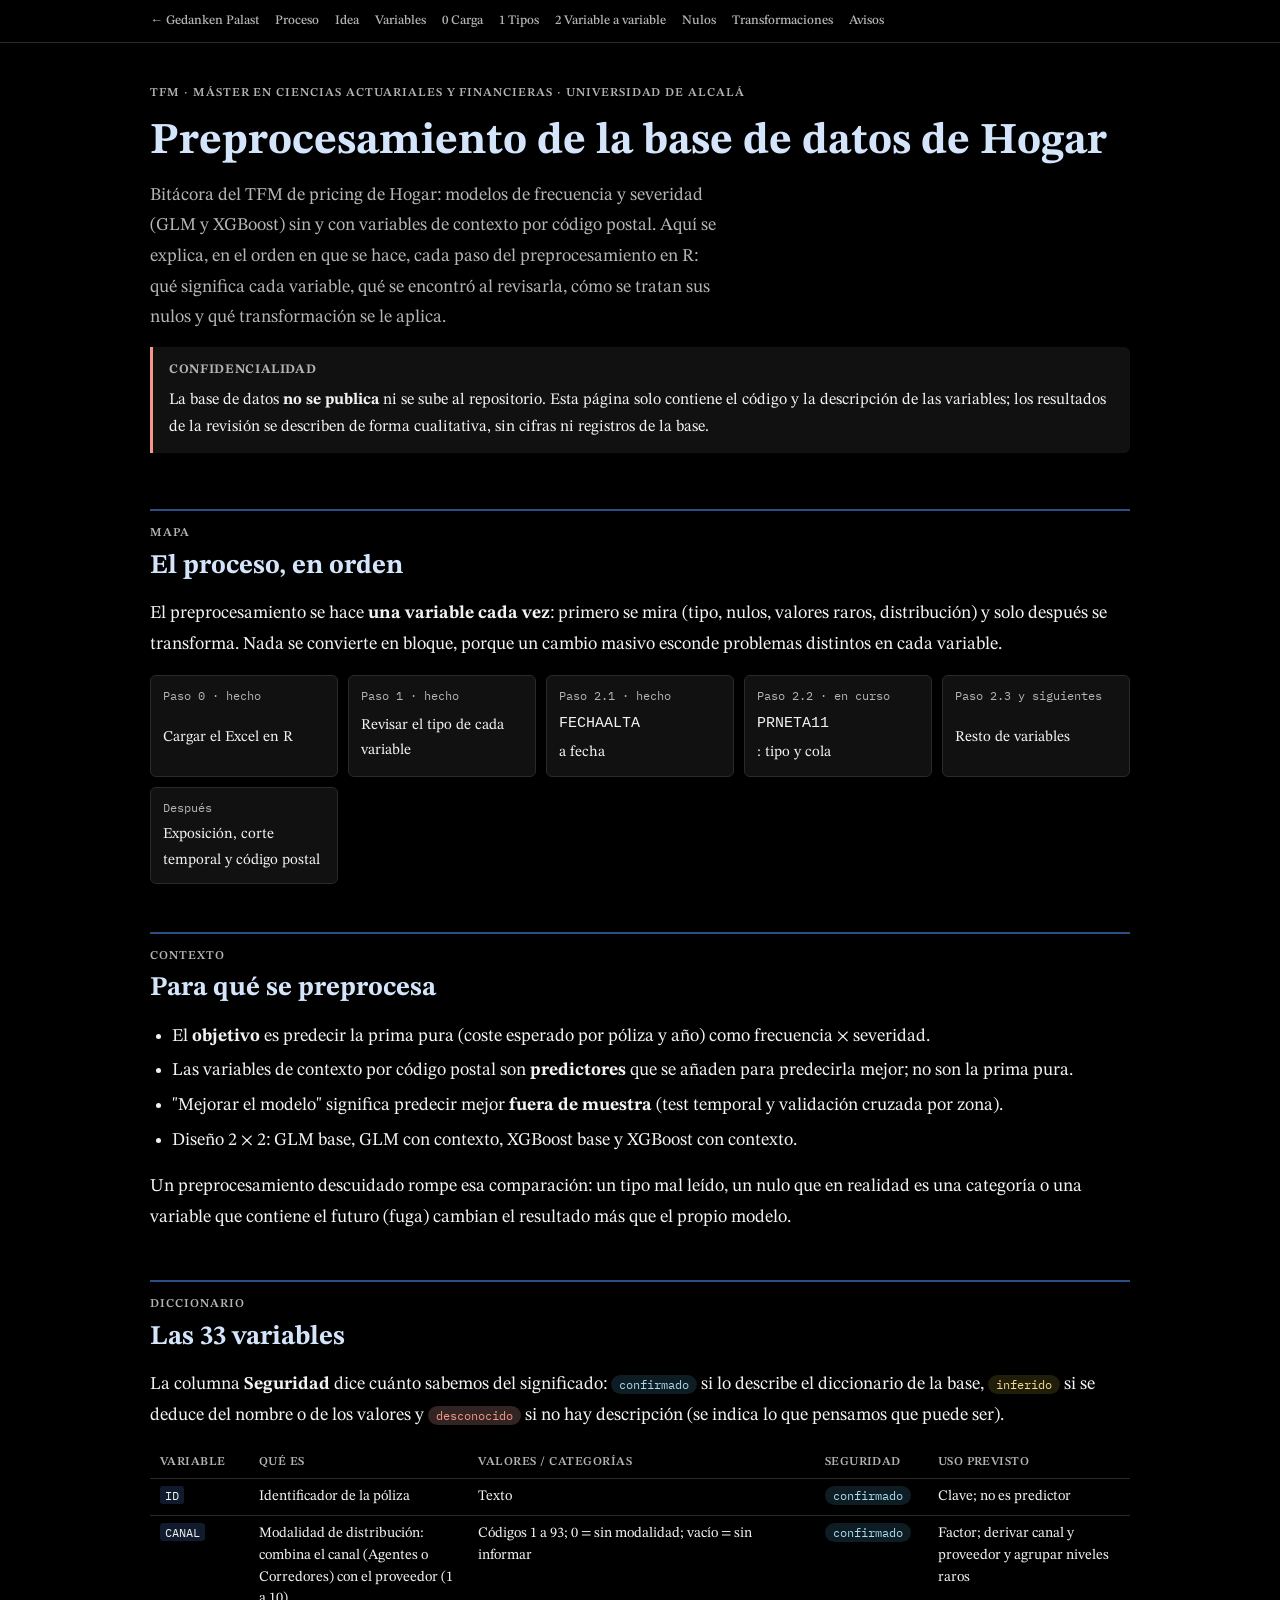
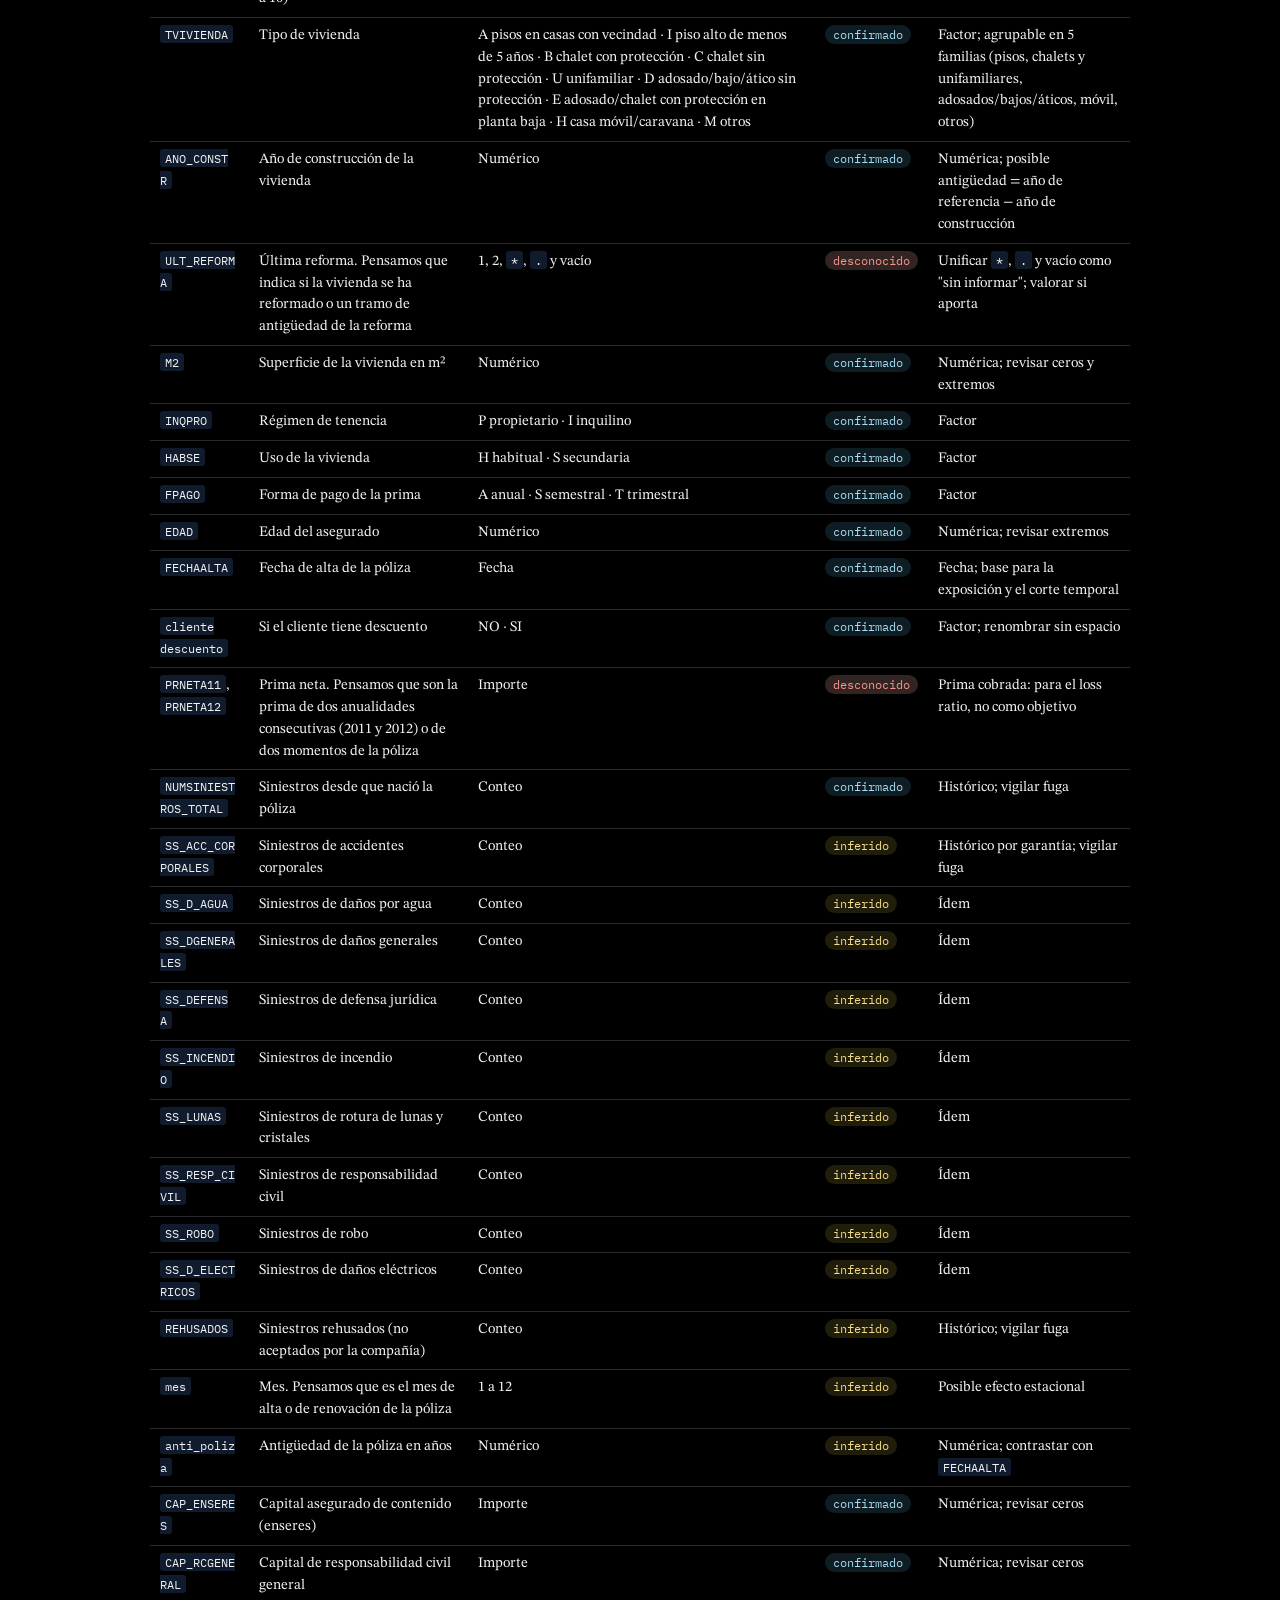
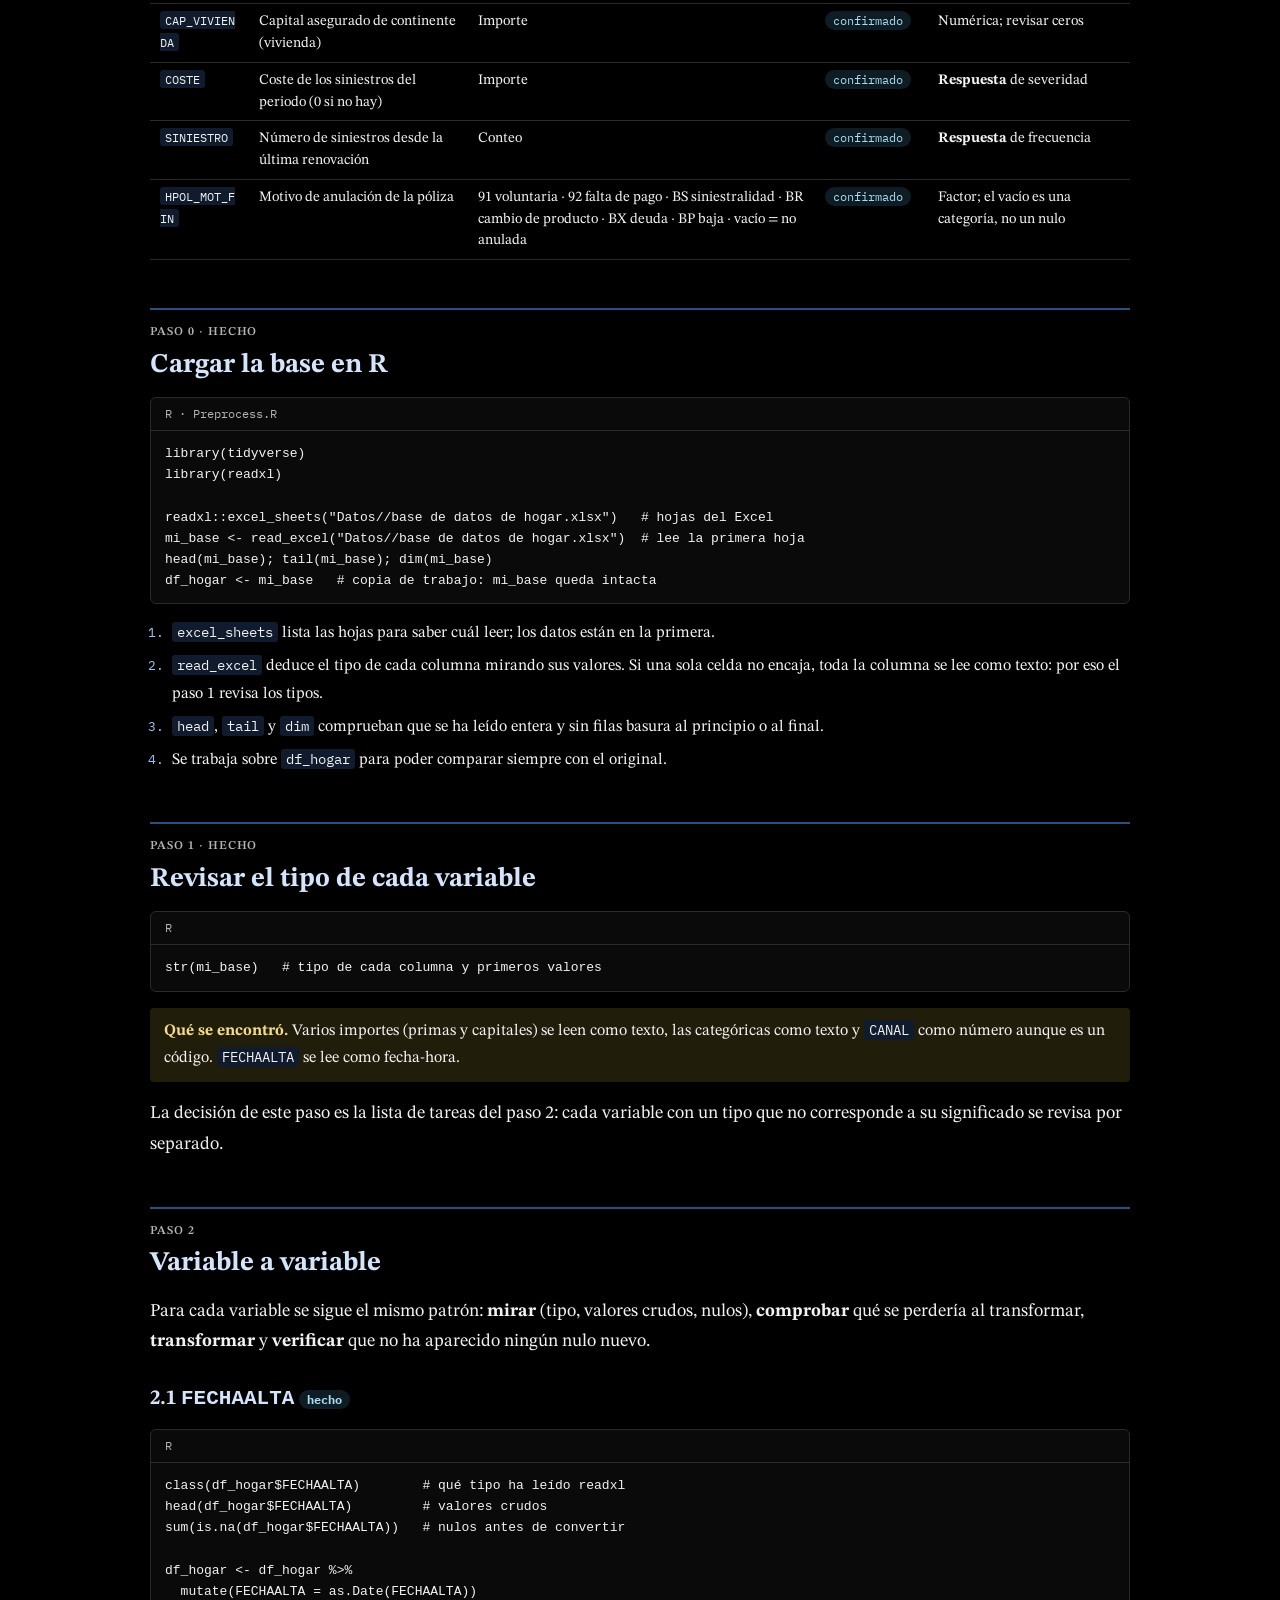
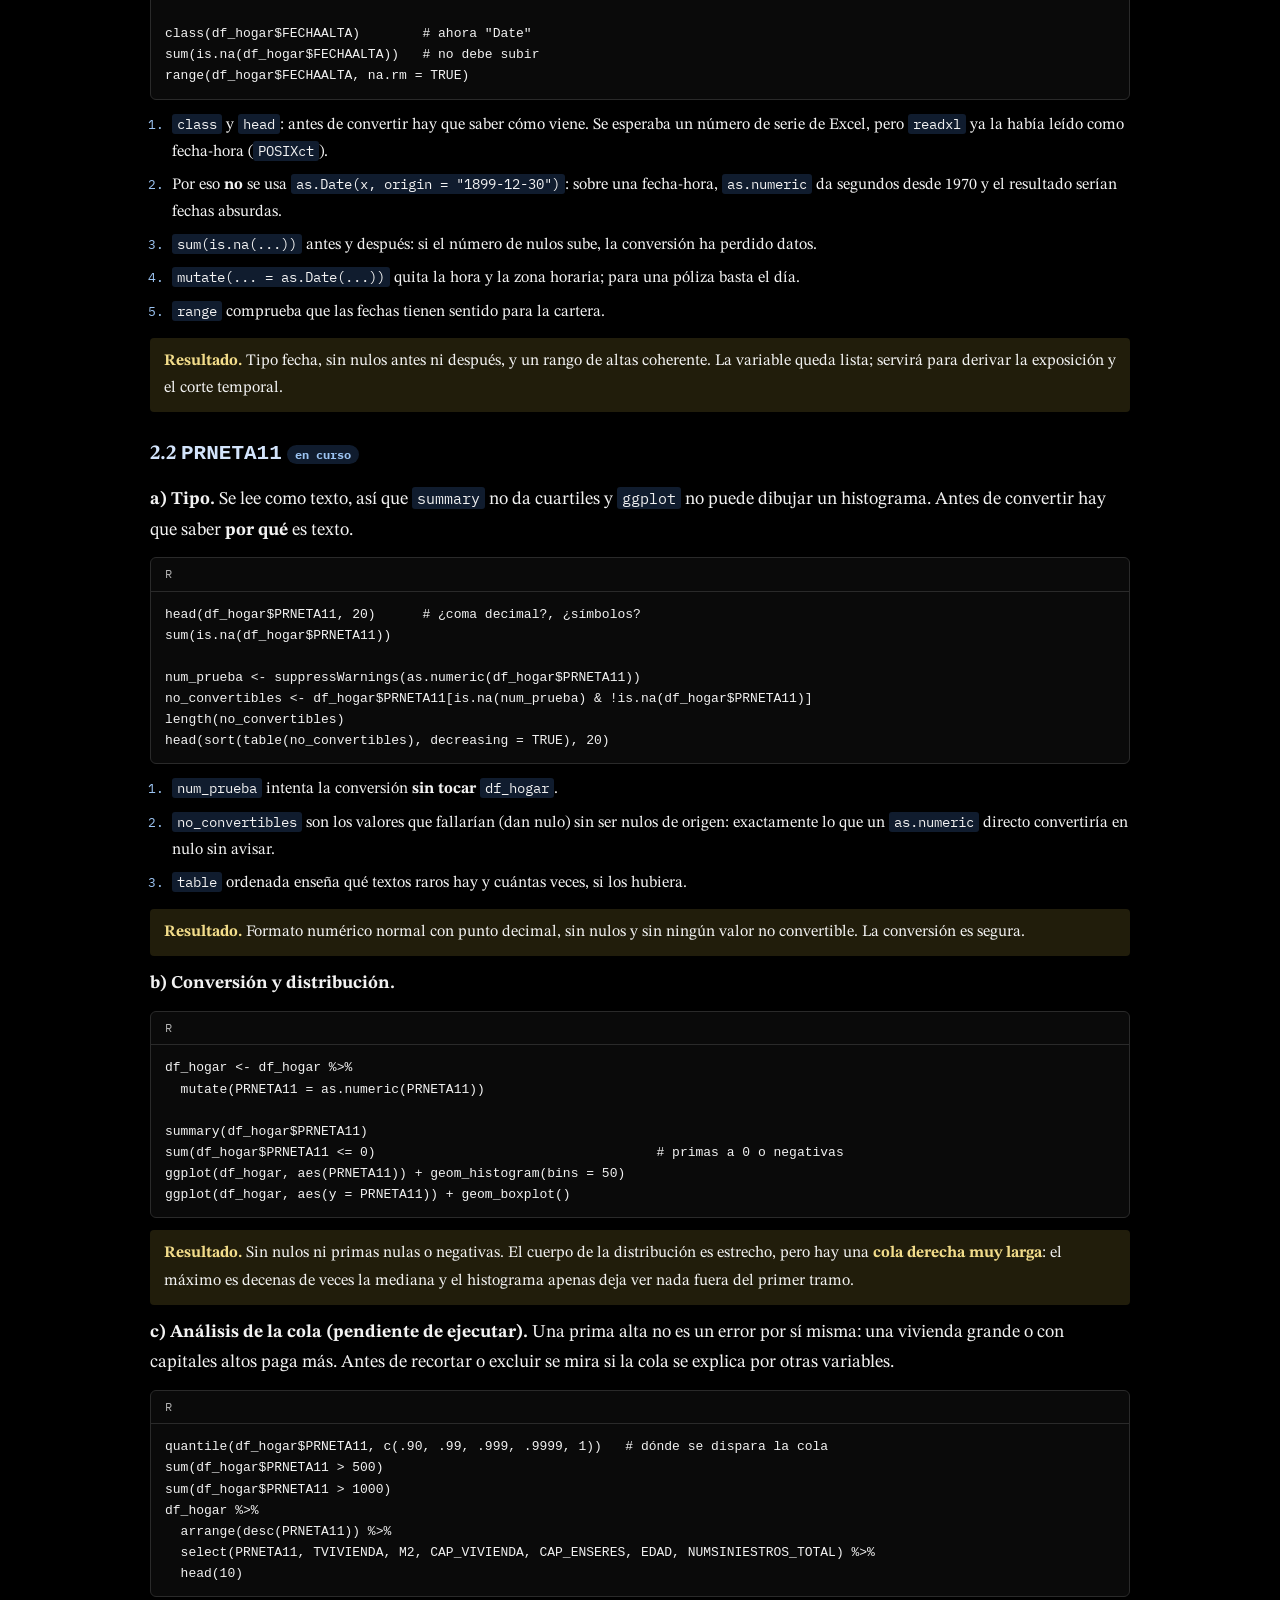
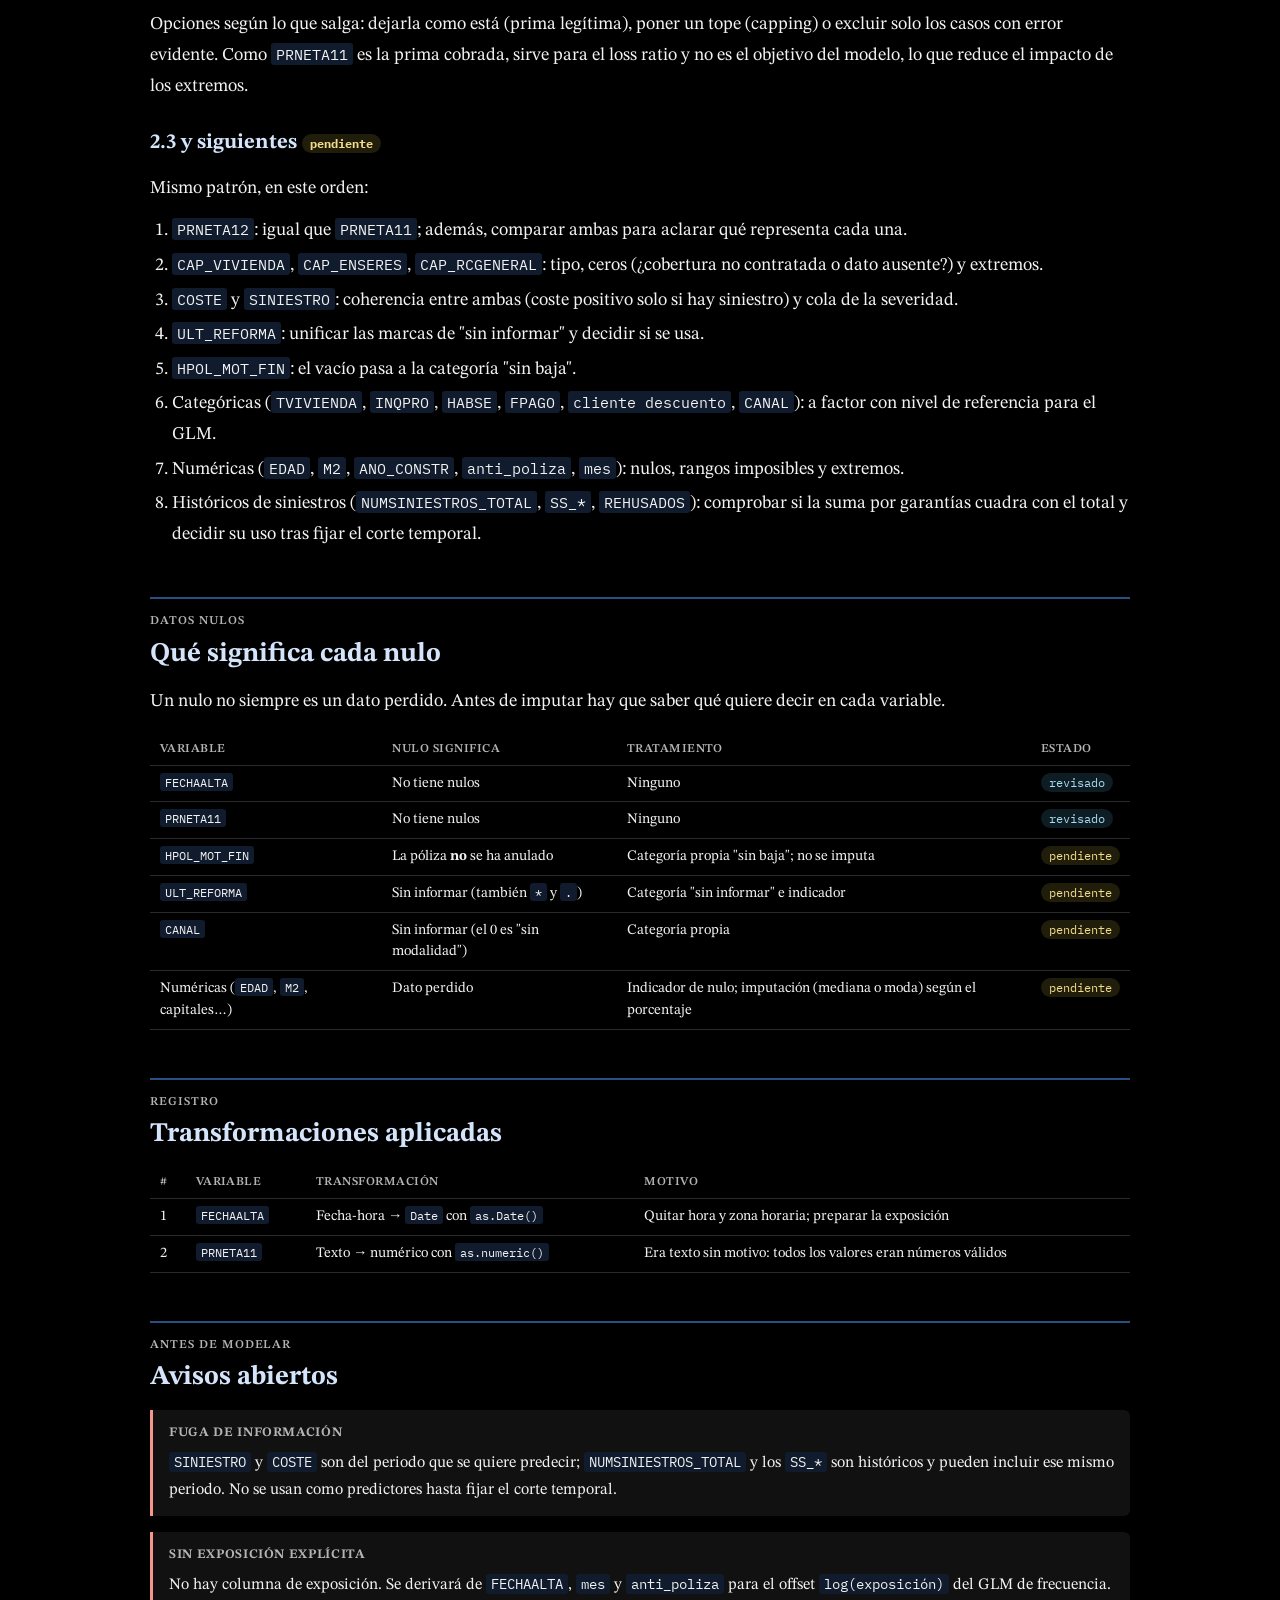
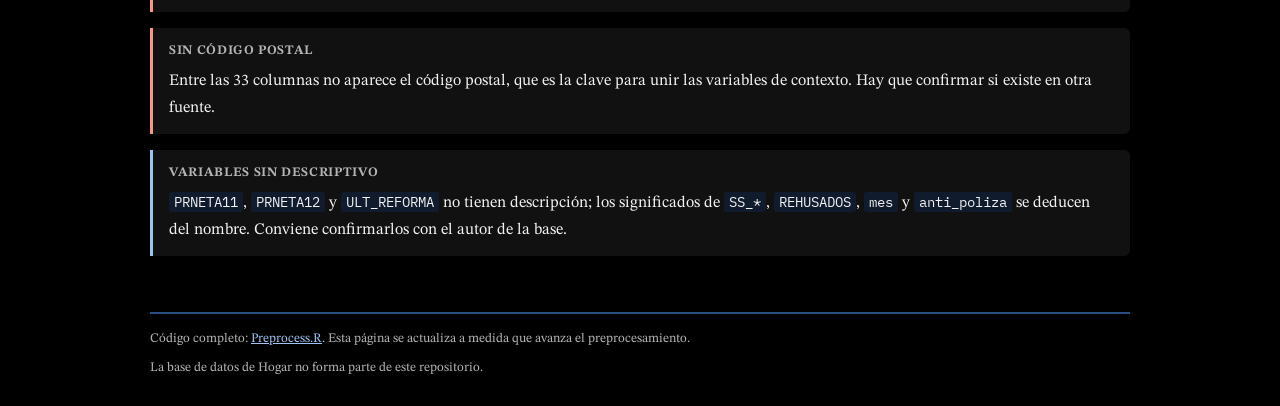
<file: Fundacion/guias/tfm_hogar.html>
<!DOCTYPE html>
<html lang="es">
<head>
<meta charset="UTF-8">
<meta name="viewport" content="width=device-width, initial-scale=1.0, viewport-fit=cover">
<meta name="description" content="Bitácora del preprocesamiento de datos del TFM de pricing de Hogar (GLM frente a XGBoost con contexto por código postal): variables, nulos y transformaciones paso a paso, con el código R. La base de datos no se publica.">
<title>TFM Hogar: preprocesamiento</title>
<link rel="icon" href="data:image/svg+xml,%3Csvg xmlns='http://www.w3.org/2000/svg' viewBox='0 0 32 32'%3E%3Ccircle cx='16' cy='16' r='14' fill='%230a0a0b'/%3E%3Cellipse cx='11' cy='9' rx='3.5' ry='2' fill='%232a2a2d' transform='rotate(-32 11 9)'/%3E%3C/svg%3E">
<link rel="preconnect" href="https://fonts.googleapis.com">
<link rel="stylesheet" href="https://fonts.googleapis.com/css2?family=STIX+Two+Text:ital,wght@0,400;0,600;1,400&family=IBM+Plex+Mono:wght@400;500&display=swap">
<style>
/* Una columna de lectura con índice fijo: el proceso se lee de arriba abajo en el mismo orden en que se hace. */
:root {
  color-scheme: dark;
  --bg: #000000; --surface: #111111; --ink: #f2f2f2; --muted: #b4b4b4; --rule: #2a2a2a; --line: #2a4f85;
  --title: #d3e4fb; --accent: #9cc4f2; --accent-soft: #101c2e;
  --pres: #f2dc8a; --pres-soft: #211d0b; --unknown: #f4968a; --ok: #a9dcf0; --ok-soft: #0e1c24; --code-bg: #0a0a0a;
  --font-body: "STIX Two Text", Georgia, "Times New Roman", serif;
  --font-data: "IBM Plex Mono", ui-monospace, Consolas, monospace;
}
html { -webkit-text-size-adjust: 100%; scroll-behavior: smooth; }
@media (prefers-reduced-motion: reduce) { html { scroll-behavior: auto; } }
body { margin: 0; background: var(--bg); color: var(--ink); font-family: var(--font-body); font-size: 18px; line-height: 1.7; }
.wrap { max-width: 980px; margin: 0 auto; padding: 0 max(16px, env(safe-area-inset-right, 0px)) 64px max(16px, env(safe-area-inset-left, 0px)); }
nav.toc { position: sticky; top: 0; z-index: 5; background: var(--bg); border-bottom: 1px solid var(--rule); }
nav.toc .in { max-width: 980px; margin: 0 auto; padding: 10px 16px; display: flex; gap: 6px 16px; flex-wrap: wrap; font-size: 13px; }
nav.toc a { color: var(--muted); text-decoration: none; font-weight: 500; }
nav.toc a:hover, nav.toc a:focus-visible { color: var(--accent); }
a { color: var(--accent); }
a:focus-visible { outline: 2px solid var(--accent); outline-offset: 2px; }
header.hero { padding-block: 40px 8px; display: grid; gap: 14px; }
.eyebrow { font-size: 12px; letter-spacing: .08em; text-transform: uppercase; color: var(--muted); font-weight: 600; }
h1 { color: var(--title); font-size: clamp(30px, 6vw, 44px); line-height: 1.1; margin: 0; text-wrap: balance; }
h2 { color: var(--title); font-size: 27px; line-height: 1.2; margin: 0; text-wrap: balance; }
h3 { color: var(--title); font-size: 21px; margin: 0; }
p { margin: 0; }
.lede { color: var(--muted); max-width: 64ch; }
section { padding-top: 48px; display: grid; gap: 16px; scroll-margin-top: 56px; }
.sec-head { display: grid; gap: 6px; border-top: 2px solid var(--line); padding-top: 12px; }
.step { display: grid; gap: 12px; padding-top: 8px; scroll-margin-top: 56px; }
ul.tight, ol.tight { margin: 0; padding-left: 22px; display: grid; gap: 4px; }
.callout { border-left: 3px solid var(--accent); background: var(--surface); border-radius: 0 6px 6px 0; padding: 12px 16px; display: grid; gap: 6px; font-size: 16px; }
.callout.warn { border-left-color: var(--unknown); }
.callout.tip { border-left-color: var(--ok); }
.callout h4 { margin: 0; font-size: 13px; letter-spacing: .05em; text-transform: uppercase; color: var(--muted); }
.tbl { overflow-x: auto; }
table { border-collapse: collapse; width: 100%; font-size: 14.5px; line-height: 1.5; }
th, td { text-align: left; padding: 7px 10px; border-bottom: 1px solid var(--rule); vertical-align: top; }
th { font-weight: 600; color: var(--muted); font-size: 12px; letter-spacing: .04em; text-transform: uppercase; }
td code, p code, li code { font-family: var(--font-data); font-size: .86em; background: var(--accent-soft); padding: 1px 5px; border-radius: 3px; overflow-wrap: anywhere; }
.st { font-family: var(--font-data); font-size: 11.5px; padding: 2px 8px; border-radius: 999px; white-space: nowrap; }
.st.ok { background: var(--ok-soft); color: var(--ok); }
.st.inf { background: var(--pres-soft); color: var(--pres); }
.st.no { background: color-mix(in srgb, var(--unknown) 14%, var(--surface)); color: var(--unknown); }
.st.cur { background: var(--accent-soft); color: var(--accent); }
.code { background: var(--code-bg); border: 1px solid var(--rule); border-radius: 6px; overflow: hidden; }
.code-head { padding: 6px 14px; border-bottom: 1px solid var(--rule); font-family: var(--font-data); font-size: 12px; color: var(--muted); }
.code pre { margin: 0; padding: 12px 14px; overflow: auto; font-family: var(--font-data); font-size: 13px; line-height: 1.55; }
.why { margin: 0; padding-left: 22px; display: grid; gap: 6px; font-size: 16px; }
.why li::marker { color: var(--accent); font-family: var(--font-data); font-size: 13px; }
.found { background: var(--pres-soft); border-radius: 4px; padding: 10px 14px; font-size: 16px; display: grid; gap: 4px; }
.found b { color: var(--pres); }
.flow { display: grid; grid-template-columns: repeat(auto-fit, minmax(180px, 1fr)); gap: 10px; counter-reset: paso; }
.flow a { display: grid; gap: 4px; background: var(--surface); border: 1px solid var(--rule); border-radius: 6px; padding: 10px 12px; text-decoration: none; color: var(--ink); font-size: 15px; }
.flow a:hover, .flow a:focus-visible { border-color: var(--accent); }
.flow a .n { font-family: var(--font-data); font-size: 12px; color: var(--muted); }
footer.foot { margin-top: 56px; border-top: 2px solid var(--line); padding-top: 14px; font-size: 13px; color: var(--muted); display: grid; gap: 6px; }
@media (max-width: 760px) { nav.toc { position: static; } body { font-size: 17px; } }
</style>
</head>
<body>
<nav class="toc" aria-label="Índice">
  <div class="in">
    <a href="../" target="_top">← Gedanken Palast</a>
    <a href="#proceso">Proceso</a>
    <a href="#idea">Idea</a>
    <a href="#variables">Variables</a>
    <a href="#p0">0 Carga</a>
    <a href="#p1">1 Tipos</a>
    <a href="#p2">2 Variable a variable</a>
    <a href="#nulos">Nulos</a>
    <a href="#registro">Transformaciones</a>
    <a href="#avisos">Avisos</a>
  </div>
</nav>

<div class="wrap">
<header class="hero">
  <div class="eyebrow">TFM · Máster en Ciencias Actuariales y Financieras · Universidad de Alcalá</div>
  <h1>Preprocesamiento de la base de datos de Hogar</h1>
  <p class="lede">Bitácora del TFM de pricing de Hogar: modelos de frecuencia y severidad (GLM y XGBoost) sin y con variables de contexto por código postal. Aquí se explica, en el orden en que se hace, cada paso del preprocesamiento en R: qué significa cada variable, qué se encontró al revisarla, cómo se tratan sus nulos y qué transformación se le aplica.</p>
  <div class="callout warn">
    <h4>Confidencialidad</h4>
    <p>La base de datos <b>no se publica</b> ni se sube al repositorio. Esta página solo contiene el código y la descripción de las variables; los resultados de la revisión se describen de forma cualitativa, sin cifras ni registros de la base.</p>
  </div>
</header>

<section id="proceso">
  <div class="sec-head"><div class="eyebrow">Mapa</div><h2>El proceso, en orden</h2></div>
  <p>El preprocesamiento se hace <b>una variable cada vez</b>: primero se mira (tipo, nulos, valores raros, distribución) y solo después se transforma. Nada se convierte en bloque, porque un cambio masivo esconde problemas distintos en cada variable.</p>
  <div class="flow">
    <a href="#p0"><span class="n">Paso 0 · hecho</span>Cargar el Excel en R</a>
    <a href="#p1"><span class="n">Paso 1 · hecho</span>Revisar el tipo de cada variable</a>
    <a href="#p2-fecha"><span class="n">Paso 2.1 · hecho</span><code>FECHAALTA</code> a fecha</a>
    <a href="#p2-prima"><span class="n">Paso 2.2 · en curso</span><code>PRNETA11</code>: tipo y cola</a>
    <a href="#pendientes"><span class="n">Paso 2.3 y siguientes</span>Resto de variables</a>
    <a href="#avisos"><span class="n">Después</span>Exposición, corte temporal y código postal</a>
  </div>
</section>

<section id="idea">
  <div class="sec-head"><div class="eyebrow">Contexto</div><h2>Para qué se preprocesa</h2></div>
  <ul class="tight">
    <li>El <b>objetivo</b> es predecir la prima pura (coste esperado por póliza y año) como frecuencia × severidad.</li>
    <li>Las variables de contexto por código postal son <b>predictores</b> que se añaden para predecirla mejor; no son la prima pura.</li>
    <li>"Mejorar el modelo" significa predecir mejor <b>fuera de muestra</b> (test temporal y validación cruzada por zona).</li>
    <li>Diseño 2 × 2: GLM base, GLM con contexto, XGBoost base y XGBoost con contexto.</li>
  </ul>
  <p>Un preprocesamiento descuidado rompe esa comparación: un tipo mal leído, un nulo que en realidad es una categoría o una variable que contiene el futuro (fuga) cambian el resultado más que el propio modelo.</p>
</section>

<section id="variables">
  <div class="sec-head"><div class="eyebrow">Diccionario</div><h2>Las 33 variables</h2></div>
  <p>La columna <b>Seguridad</b> dice cuánto sabemos del significado: <span class="st ok">confirmado</span> si lo describe el diccionario de la base, <span class="st inf">inferido</span> si se deduce del nombre o de los valores y <span class="st no">desconocido</span> si no hay descripción (se indica lo que pensamos que puede ser).</p>
  <div class="tbl"><table>
    <thead><tr><th>Variable</th><th>Qué es</th><th>Valores / categorías</th><th>Seguridad</th><th>Uso previsto</th></tr></thead>
    <tbody>
      <tr><td><code>ID</code></td><td>Identificador de la póliza</td><td>Texto</td><td><span class="st ok">confirmado</span></td><td>Clave; no es predictor</td></tr>
      <tr><td><code>CANAL</code></td><td>Modalidad de distribución: combina el canal (Agentes o Corredores) con el proveedor (1 a 10)</td><td>Códigos 1 a 93; 0 = sin modalidad; vacío = sin informar</td><td><span class="st ok">confirmado</span></td><td>Factor; derivar canal y proveedor y agrupar niveles raros</td></tr>
      <tr><td><code>TVIVIENDA</code></td><td>Tipo de vivienda</td><td>A pisos en casas con vecindad · I piso alto de menos de 5 años · B chalet con protección · C chalet sin protección · U unifamiliar · D adosado/bajo/ático sin protección · E adosado/chalet con protección en planta baja · H casa móvil/caravana · M otros</td><td><span class="st ok">confirmado</span></td><td>Factor; agrupable en 5 familias (pisos, chalets y unifamiliares, adosados/bajos/áticos, móvil, otros)</td></tr>
      <tr><td><code>ANO_CONSTR</code></td><td>Año de construcción de la vivienda</td><td>Numérico</td><td><span class="st ok">confirmado</span></td><td>Numérica; posible antigüedad = año de referencia − año de construcción</td></tr>
      <tr><td><code>ULT_REFORMA</code></td><td>Última reforma. Pensamos que indica si la vivienda se ha reformado o un tramo de antigüedad de la reforma</td><td>1, 2, <code>*</code>, <code>.</code> y vacío</td><td><span class="st no">desconocido</span></td><td>Unificar <code>*</code>, <code>.</code> y vacío como "sin informar"; valorar si aporta</td></tr>
      <tr><td><code>M2</code></td><td>Superficie de la vivienda en m²</td><td>Numérico</td><td><span class="st ok">confirmado</span></td><td>Numérica; revisar ceros y extremos</td></tr>
      <tr><td><code>INQPRO</code></td><td>Régimen de tenencia</td><td>P propietario · I inquilino</td><td><span class="st ok">confirmado</span></td><td>Factor</td></tr>
      <tr><td><code>HABSE</code></td><td>Uso de la vivienda</td><td>H habitual · S secundaria</td><td><span class="st ok">confirmado</span></td><td>Factor</td></tr>
      <tr><td><code>FPAGO</code></td><td>Forma de pago de la prima</td><td>A anual · S semestral · T trimestral</td><td><span class="st ok">confirmado</span></td><td>Factor</td></tr>
      <tr><td><code>EDAD</code></td><td>Edad del asegurado</td><td>Numérico</td><td><span class="st ok">confirmado</span></td><td>Numérica; revisar extremos</td></tr>
      <tr><td><code>FECHAALTA</code></td><td>Fecha de alta de la póliza</td><td>Fecha</td><td><span class="st ok">confirmado</span></td><td>Fecha; base para la exposición y el corte temporal</td></tr>
      <tr><td><code>cliente descuento</code></td><td>Si el cliente tiene descuento</td><td>NO · SI</td><td><span class="st ok">confirmado</span></td><td>Factor; renombrar sin espacio</td></tr>
      <tr><td><code>PRNETA11</code>, <code>PRNETA12</code></td><td>Prima neta. Pensamos que son la prima de dos anualidades consecutivas (2011 y 2012) o de dos momentos de la póliza</td><td>Importe</td><td><span class="st no">desconocido</span></td><td>Prima cobrada: para el loss ratio, no como objetivo</td></tr>
      <tr><td><code>NUMSINIESTROS_TOTAL</code></td><td>Siniestros desde que nació la póliza</td><td>Conteo</td><td><span class="st ok">confirmado</span></td><td>Histórico; vigilar fuga</td></tr>
      <tr><td><code>SS_ACC_CORPORALES</code></td><td>Siniestros de accidentes corporales</td><td>Conteo</td><td><span class="st inf">inferido</span></td><td>Histórico por garantía; vigilar fuga</td></tr>
      <tr><td><code>SS_D_AGUA</code></td><td>Siniestros de daños por agua</td><td>Conteo</td><td><span class="st inf">inferido</span></td><td>Ídem</td></tr>
      <tr><td><code>SS_DGENERALES</code></td><td>Siniestros de daños generales</td><td>Conteo</td><td><span class="st inf">inferido</span></td><td>Ídem</td></tr>
      <tr><td><code>SS_DEFENSA</code></td><td>Siniestros de defensa jurídica</td><td>Conteo</td><td><span class="st inf">inferido</span></td><td>Ídem</td></tr>
      <tr><td><code>SS_INCENDIO</code></td><td>Siniestros de incendio</td><td>Conteo</td><td><span class="st inf">inferido</span></td><td>Ídem</td></tr>
      <tr><td><code>SS_LUNAS</code></td><td>Siniestros de rotura de lunas y cristales</td><td>Conteo</td><td><span class="st inf">inferido</span></td><td>Ídem</td></tr>
      <tr><td><code>SS_RESP_CIVIL</code></td><td>Siniestros de responsabilidad civil</td><td>Conteo</td><td><span class="st inf">inferido</span></td><td>Ídem</td></tr>
      <tr><td><code>SS_ROBO</code></td><td>Siniestros de robo</td><td>Conteo</td><td><span class="st inf">inferido</span></td><td>Ídem</td></tr>
      <tr><td><code>SS_D_ELECTRICOS</code></td><td>Siniestros de daños eléctricos</td><td>Conteo</td><td><span class="st inf">inferido</span></td><td>Ídem</td></tr>
      <tr><td><code>REHUSADOS</code></td><td>Siniestros rehusados (no aceptados por la compañía)</td><td>Conteo</td><td><span class="st inf">inferido</span></td><td>Histórico; vigilar fuga</td></tr>
      <tr><td><code>mes</code></td><td>Mes. Pensamos que es el mes de alta o de renovación de la póliza</td><td>1 a 12</td><td><span class="st inf">inferido</span></td><td>Posible efecto estacional</td></tr>
      <tr><td><code>anti_poliza</code></td><td>Antigüedad de la póliza en años</td><td>Numérico</td><td><span class="st inf">inferido</span></td><td>Numérica; contrastar con <code>FECHAALTA</code></td></tr>
      <tr><td><code>CAP_ENSERES</code></td><td>Capital asegurado de contenido (enseres)</td><td>Importe</td><td><span class="st ok">confirmado</span></td><td>Numérica; revisar ceros</td></tr>
      <tr><td><code>CAP_RCGENERAL</code></td><td>Capital de responsabilidad civil general</td><td>Importe</td><td><span class="st ok">confirmado</span></td><td>Numérica; revisar ceros</td></tr>
      <tr><td><code>CAP_VIVIENDA</code></td><td>Capital asegurado de continente (vivienda)</td><td>Importe</td><td><span class="st ok">confirmado</span></td><td>Numérica; revisar ceros</td></tr>
      <tr><td><code>COSTE</code></td><td>Coste de los siniestros del periodo (0 si no hay)</td><td>Importe</td><td><span class="st ok">confirmado</span></td><td><b>Respuesta</b> de severidad</td></tr>
      <tr><td><code>SINIESTRO</code></td><td>Número de siniestros desde la última renovación</td><td>Conteo</td><td><span class="st ok">confirmado</span></td><td><b>Respuesta</b> de frecuencia</td></tr>
      <tr><td><code>HPOL_MOT_FIN</code></td><td>Motivo de anulación de la póliza</td><td>91 voluntaria · 92 falta de pago · BS siniestralidad · BR cambio de producto · BX deuda · BP baja · vacío = no anulada</td><td><span class="st ok">confirmado</span></td><td>Factor; el vacío es una categoría, no un nulo</td></tr>
    </tbody>
  </table></div>
</section>

<section id="p0">
  <div class="sec-head"><div class="eyebrow">Paso 0 · hecho</div><h2>Cargar la base en R</h2></div>
  <div class="code"><div class="code-head">R · Preprocess.R</div><pre><code>library(tidyverse)
library(readxl)

readxl::excel_sheets("Datos//base de datos de hogar.xlsx")   # hojas del Excel
mi_base &lt;- read_excel("Datos//base de datos de hogar.xlsx")  # lee la primera hoja
head(mi_base); tail(mi_base); dim(mi_base)
df_hogar &lt;- mi_base   # copia de trabajo: mi_base queda intacta</code></pre></div>
  <ol class="why">
    <li><code>excel_sheets</code> lista las hojas para saber cuál leer; los datos están en la primera.</li>
    <li><code>read_excel</code> deduce el tipo de cada columna mirando sus valores. Si una sola celda no encaja, toda la columna se lee como texto: por eso el paso 1 revisa los tipos.</li>
    <li><code>head</code>, <code>tail</code> y <code>dim</code> comprueban que se ha leído entera y sin filas basura al principio o al final.</li>
    <li>Se trabaja sobre <code>df_hogar</code> para poder comparar siempre con el original.</li>
  </ol>
</section>

<section id="p1">
  <div class="sec-head"><div class="eyebrow">Paso 1 · hecho</div><h2>Revisar el tipo de cada variable</h2></div>
  <div class="code"><div class="code-head">R</div><pre><code>str(mi_base)   # tipo de cada columna y primeros valores</code></pre></div>
  <div class="found"><p><b>Qué se encontró.</b> Varios importes (primas y capitales) se leen como texto, las categóricas como texto y <code>CANAL</code> como número aunque es un código. <code>FECHAALTA</code> se lee como fecha-hora.</p></div>
  <p>La decisión de este paso es la lista de tareas del paso 2: cada variable con un tipo que no corresponde a su significado se revisa por separado.</p>
</section>

<section id="p2">
  <div class="sec-head"><div class="eyebrow">Paso 2</div><h2>Variable a variable</h2></div>
  <p>Para cada variable se sigue el mismo patrón: <b>mirar</b> (tipo, valores crudos, nulos), <b>comprobar</b> qué se perdería al transformar, <b>transformar</b> y <b>verificar</b> que no ha aparecido ningún nulo nuevo.</p>

  <div class="step" id="p2-fecha">
    <h3>2.1 <code>FECHAALTA</code> <span class="st ok">hecho</span></h3>
    <div class="code"><div class="code-head">R</div><pre><code>class(df_hogar$FECHAALTA)        # qué tipo ha leído readxl
head(df_hogar$FECHAALTA)         # valores crudos
sum(is.na(df_hogar$FECHAALTA))   # nulos antes de convertir

df_hogar &lt;- df_hogar %&gt;%
  mutate(FECHAALTA = as.Date(FECHAALTA))

class(df_hogar$FECHAALTA)        # ahora "Date"
sum(is.na(df_hogar$FECHAALTA))   # no debe subir
range(df_hogar$FECHAALTA, na.rm = TRUE)</code></pre></div>
    <ol class="why">
      <li><code>class</code> y <code>head</code>: antes de convertir hay que saber cómo viene. Se esperaba un número de serie de Excel, pero <code>readxl</code> ya la había leído como fecha-hora (<code>POSIXct</code>).</li>
      <li>Por eso <b>no</b> se usa <code>as.Date(x, origin = "1899-12-30")</code>: sobre una fecha-hora, <code>as.numeric</code> da segundos desde 1970 y el resultado serían fechas absurdas.</li>
      <li><code>sum(is.na(...))</code> antes y después: si el número de nulos sube, la conversión ha perdido datos.</li>
      <li><code>mutate(... = as.Date(...))</code> quita la hora y la zona horaria; para una póliza basta el día.</li>
      <li><code>range</code> comprueba que las fechas tienen sentido para la cartera.</li>
    </ol>
    <div class="found"><p><b>Resultado.</b> Tipo fecha, sin nulos antes ni después, y un rango de altas coherente. La variable queda lista; servirá para derivar la exposición y el corte temporal.</p></div>
  </div>

  <div class="step" id="p2-prima">
    <h3>2.2 <code>PRNETA11</code> <span class="st cur">en curso</span></h3>
    <p><b>a) Tipo.</b> Se lee como texto, así que <code>summary</code> no da cuartiles y <code>ggplot</code> no puede dibujar un histograma. Antes de convertir hay que saber <b>por qué</b> es texto.</p>
    <div class="code"><div class="code-head">R</div><pre><code>head(df_hogar$PRNETA11, 20)      # ¿coma decimal?, ¿símbolos?
sum(is.na(df_hogar$PRNETA11))

num_prueba &lt;- suppressWarnings(as.numeric(df_hogar$PRNETA11))
no_convertibles &lt;- df_hogar$PRNETA11[is.na(num_prueba) &amp; !is.na(df_hogar$PRNETA11)]
length(no_convertibles)
head(sort(table(no_convertibles), decreasing = TRUE), 20)</code></pre></div>
    <ol class="why">
      <li><code>num_prueba</code> intenta la conversión <b>sin tocar</b> <code>df_hogar</code>.</li>
      <li><code>no_convertibles</code> son los valores que fallarían (dan nulo) sin ser nulos de origen: exactamente lo que un <code>as.numeric</code> directo convertiría en nulo sin avisar.</li>
      <li><code>table</code> ordenada enseña qué textos raros hay y cuántas veces, si los hubiera.</li>
    </ol>
    <div class="found"><p><b>Resultado.</b> Formato numérico normal con punto decimal, sin nulos y sin ningún valor no convertible. La conversión es segura.</p></div>

    <p><b>b) Conversión y distribución.</b></p>
    <div class="code"><div class="code-head">R</div><pre><code>df_hogar &lt;- df_hogar %&gt;%
  mutate(PRNETA11 = as.numeric(PRNETA11))

summary(df_hogar$PRNETA11)
sum(df_hogar$PRNETA11 &lt;= 0)                                    # primas a 0 o negativas
ggplot(df_hogar, aes(PRNETA11)) + geom_histogram(bins = 50)
ggplot(df_hogar, aes(y = PRNETA11)) + geom_boxplot()</code></pre></div>
    <div class="found"><p><b>Resultado.</b> Sin nulos ni primas nulas o negativas. El cuerpo de la distribución es estrecho, pero hay una <b>cola derecha muy larga</b>: el máximo es decenas de veces la mediana y el histograma apenas deja ver nada fuera del primer tramo.</p></div>

    <p><b>c) Análisis de la cola (pendiente de ejecutar).</b> Una prima alta no es un error por sí misma: una vivienda grande o con capitales altos paga más. Antes de recortar o excluir se mira si la cola se explica por otras variables.</p>
    <div class="code"><div class="code-head">R</div><pre><code>quantile(df_hogar$PRNETA11, c(.90, .99, .999, .9999, 1))   # dónde se dispara la cola
sum(df_hogar$PRNETA11 &gt; 500)
sum(df_hogar$PRNETA11 &gt; 1000)
df_hogar %&gt;%
  arrange(desc(PRNETA11)) %&gt;%
  select(PRNETA11, TVIVIENDA, M2, CAP_VIVIENDA, CAP_ENSERES, EDAD, NUMSINIESTROS_TOTAL) %&gt;%
  head(10)</code></pre></div>
    <p>Opciones según lo que salga: dejarla como está (prima legítima), poner un tope (capping) o excluir solo los casos con error evidente. Como <code>PRNETA11</code> es la prima cobrada, sirve para el loss ratio y no es el objetivo del modelo, lo que reduce el impacto de los extremos.</p>
  </div>

  <div class="step" id="pendientes">
    <h3>2.3 y siguientes <span class="st inf">pendiente</span></h3>
    <p>Mismo patrón, en este orden:</p>
    <ol class="tight">
      <li><code>PRNETA12</code>: igual que <code>PRNETA11</code>; además, comparar ambas para aclarar qué representa cada una.</li>
      <li><code>CAP_VIVIENDA</code>, <code>CAP_ENSERES</code>, <code>CAP_RCGENERAL</code>: tipo, ceros (¿cobertura no contratada o dato ausente?) y extremos.</li>
      <li><code>COSTE</code> y <code>SINIESTRO</code>: coherencia entre ambas (coste positivo solo si hay siniestro) y cola de la severidad.</li>
      <li><code>ULT_REFORMA</code>: unificar las marcas de "sin informar" y decidir si se usa.</li>
      <li><code>HPOL_MOT_FIN</code>: el vacío pasa a la categoría "sin baja".</li>
      <li>Categóricas (<code>TVIVIENDA</code>, <code>INQPRO</code>, <code>HABSE</code>, <code>FPAGO</code>, <code>cliente descuento</code>, <code>CANAL</code>): a factor con nivel de referencia para el GLM.</li>
      <li>Numéricas (<code>EDAD</code>, <code>M2</code>, <code>ANO_CONSTR</code>, <code>anti_poliza</code>, <code>mes</code>): nulos, rangos imposibles y extremos.</li>
      <li>Históricos de siniestros (<code>NUMSINIESTROS_TOTAL</code>, <code>SS_*</code>, <code>REHUSADOS</code>): comprobar si la suma por garantías cuadra con el total y decidir su uso tras fijar el corte temporal.</li>
    </ol>
  </div>
</section>

<section id="nulos">
  <div class="sec-head"><div class="eyebrow">Datos nulos</div><h2>Qué significa cada nulo</h2></div>
  <p>Un nulo no siempre es un dato perdido. Antes de imputar hay que saber qué quiere decir en cada variable.</p>
  <div class="tbl"><table>
    <thead><tr><th>Variable</th><th>Nulo significa</th><th>Tratamiento</th><th>Estado</th></tr></thead>
    <tbody>
      <tr><td><code>FECHAALTA</code></td><td>No tiene nulos</td><td>Ninguno</td><td><span class="st ok">revisado</span></td></tr>
      <tr><td><code>PRNETA11</code></td><td>No tiene nulos</td><td>Ninguno</td><td><span class="st ok">revisado</span></td></tr>
      <tr><td><code>HPOL_MOT_FIN</code></td><td>La póliza <b>no</b> se ha anulado</td><td>Categoría propia "sin baja"; no se imputa</td><td><span class="st inf">pendiente</span></td></tr>
      <tr><td><code>ULT_REFORMA</code></td><td>Sin informar (también <code>*</code> y <code>.</code>)</td><td>Categoría "sin informar" e indicador</td><td><span class="st inf">pendiente</span></td></tr>
      <tr><td><code>CANAL</code></td><td>Sin informar (el 0 es "sin modalidad")</td><td>Categoría propia</td><td><span class="st inf">pendiente</span></td></tr>
      <tr><td>Numéricas (<code>EDAD</code>, <code>M2</code>, capitales…)</td><td>Dato perdido</td><td>Indicador de nulo; imputación (mediana o moda) según el porcentaje</td><td><span class="st inf">pendiente</span></td></tr>
    </tbody>
  </table></div>
</section>

<section id="registro">
  <div class="sec-head"><div class="eyebrow">Registro</div><h2>Transformaciones aplicadas</h2></div>
  <div class="tbl"><table>
    <thead><tr><th>#</th><th>Variable</th><th>Transformación</th><th>Motivo</th></tr></thead>
    <tbody>
      <tr><td>1</td><td><code>FECHAALTA</code></td><td>Fecha-hora → <code>Date</code> con <code>as.Date()</code></td><td>Quitar hora y zona horaria; preparar la exposición</td></tr>
      <tr><td>2</td><td><code>PRNETA11</code></td><td>Texto → numérico con <code>as.numeric()</code></td><td>Era texto sin motivo: todos los valores eran números válidos</td></tr>
    </tbody>
  </table></div>
</section>

<section id="avisos">
  <div class="sec-head"><div class="eyebrow">Antes de modelar</div><h2>Avisos abiertos</h2></div>
  <div class="callout warn"><h4>Fuga de información</h4><p><code>SINIESTRO</code> y <code>COSTE</code> son del periodo que se quiere predecir; <code>NUMSINIESTROS_TOTAL</code> y los <code>SS_*</code> son históricos y pueden incluir ese mismo periodo. No se usan como predictores hasta fijar el corte temporal.</p></div>
  <div class="callout warn"><h4>Sin exposición explícita</h4><p>No hay columna de exposición. Se derivará de <code>FECHAALTA</code>, <code>mes</code> y <code>anti_poliza</code> para el offset <code>log(exposición)</code> del GLM de frecuencia.</p></div>
  <div class="callout warn"><h4>Sin código postal</h4><p>Entre las 33 columnas no aparece el código postal, que es la clave para unir las variables de contexto. Hay que confirmar si existe en otra fuente.</p></div>
  <div class="callout"><h4>Variables sin descriptivo</h4><p><code>PRNETA11</code>, <code>PRNETA12</code> y <code>ULT_REFORMA</code> no tienen descripción; los significados de <code>SS_*</code>, <code>REHUSADOS</code>, <code>mes</code> y <code>anti_poliza</code> se deducen del nombre. Conviene confirmarlos con el autor de la base.</p></div>
</section>

<footer class="foot">
  <p>Código completo: <a href="tfm_hogar/Preprocess.R">Preprocess.R</a>. Esta página se actualiza a medida que avanza el preprocesamiento.</p>
  <p>La base de datos de Hogar no forma parte de este repositorio.</p>
</footer>
</div>
</body>
</html>
</file>
